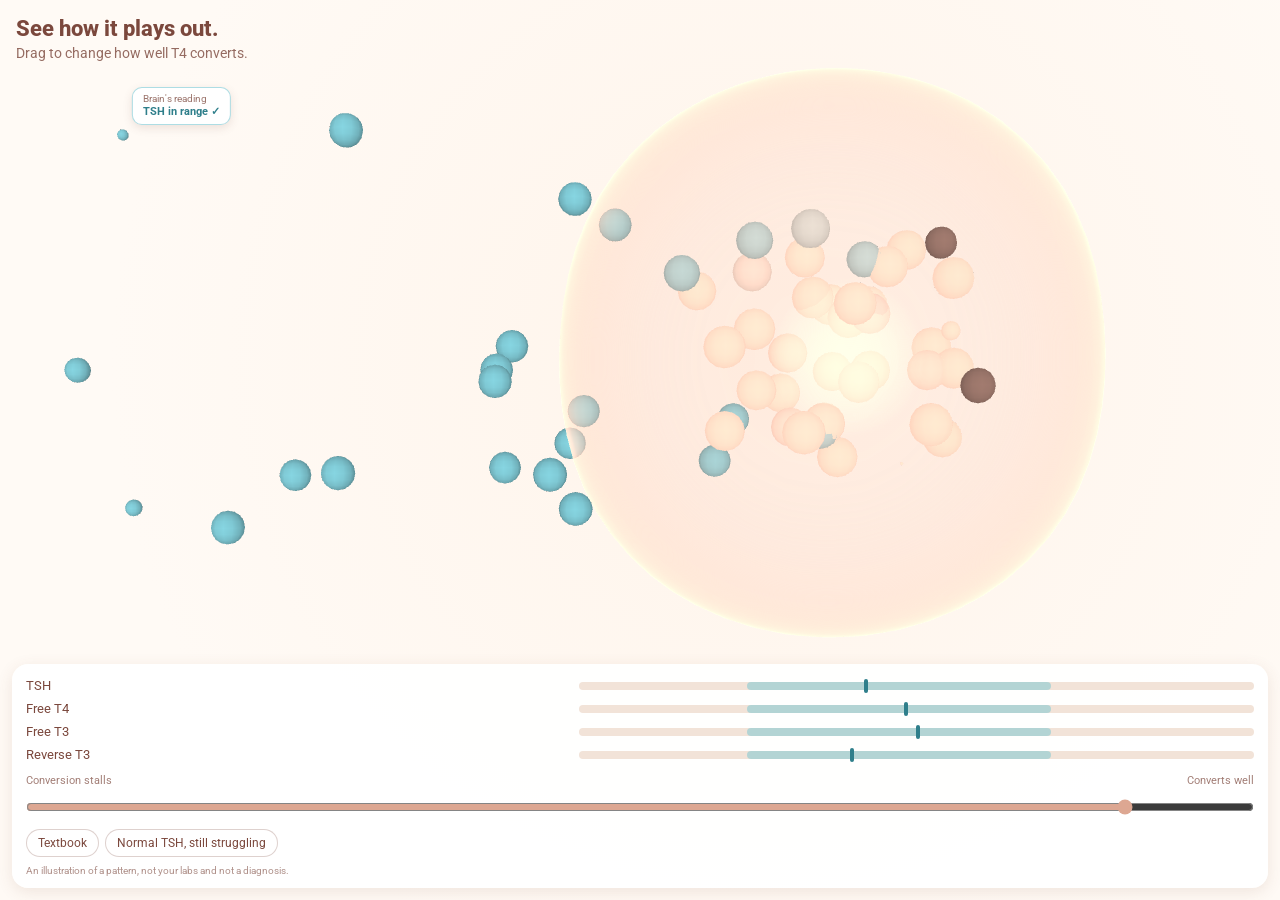
<file: index.html>
<!doctype html>
<html lang="en">
<head>
  <meta charset="UTF-8" />
  <meta name="viewport" content="width=device-width, initial-scale=1, viewport-fit=cover" />
  <meta name="robots" content="noindex,nofollow" />
  <title>Sandbox prototype</title>
  <link rel="preconnect" href="https://fonts.googleapis.com" />
  <link href="https://fonts.googleapis.com/css2?family=Roboto:wght@400;700&display=swap" rel="stylesheet" />
  <script type="module" crossorigin src="./assets/index-CS0z6fgt.js"></script>
  <link rel="stylesheet" crossorigin href="./assets/index-DeSCZd8v.css">
</head>
<body>
  <canvas id="scene" aria-hidden="true"></canvas>
  <div id="fallback-cell" aria-hidden="true"></div>
  <main>
    <header>
      <h1>See how it plays out.</h1>
      <p class="sub">Drag to change how well T4 converts.</p>
    </header>
    <div id="badge" role="note"><span>Brain's reading</span><b>TSH in range ✓</b></div>
    <ul id="symptoms" aria-label="Symptoms">
      <li>Exhausted by noon</li><li>Brain fog</li><li>Weight won't move</li>
      <li class="micro">Many patients describe these when conversion is low.</li>
    </ul>
    <section id="panel" aria-label="Lab pattern sandbox">
      <div class="row"><span>TSH</span><div class="band"><i></i><b data-band="tsh"></b></div></div>
      <div class="row"><span>Free T4</span><div class="band"><i></i><b data-band="ft4"></b></div></div>
      <div class="row"><span>Free T3</span><div class="band"><i></i><b data-band="ft3"></b></div></div>
      <div class="row"><span>Reverse T3</span><div class="band"><i></i><b data-band="rt3"></b></div></div>
      <label for="conversion" class="ends"><span>Conversion stalls</span><span>Converts well</span></label>
      <input id="conversion" type="range" min="0" max="100" value="90" aria-describedby="status" />
      <div class="presets">
        <button type="button" data-preset="0.92">Textbook</button>
        <button type="button" data-preset="0.15">Normal TSH, still struggling</button>
      </div>
      <p class="disclaimer">An illustration of a pattern, not your labs and not a diagnosis.</p>
      <p id="status" class="sr-only" aria-live="polite"></p>
    </section>
  </main>
  <pre id="hud" hidden></pre>
</body>
</html>
</file>
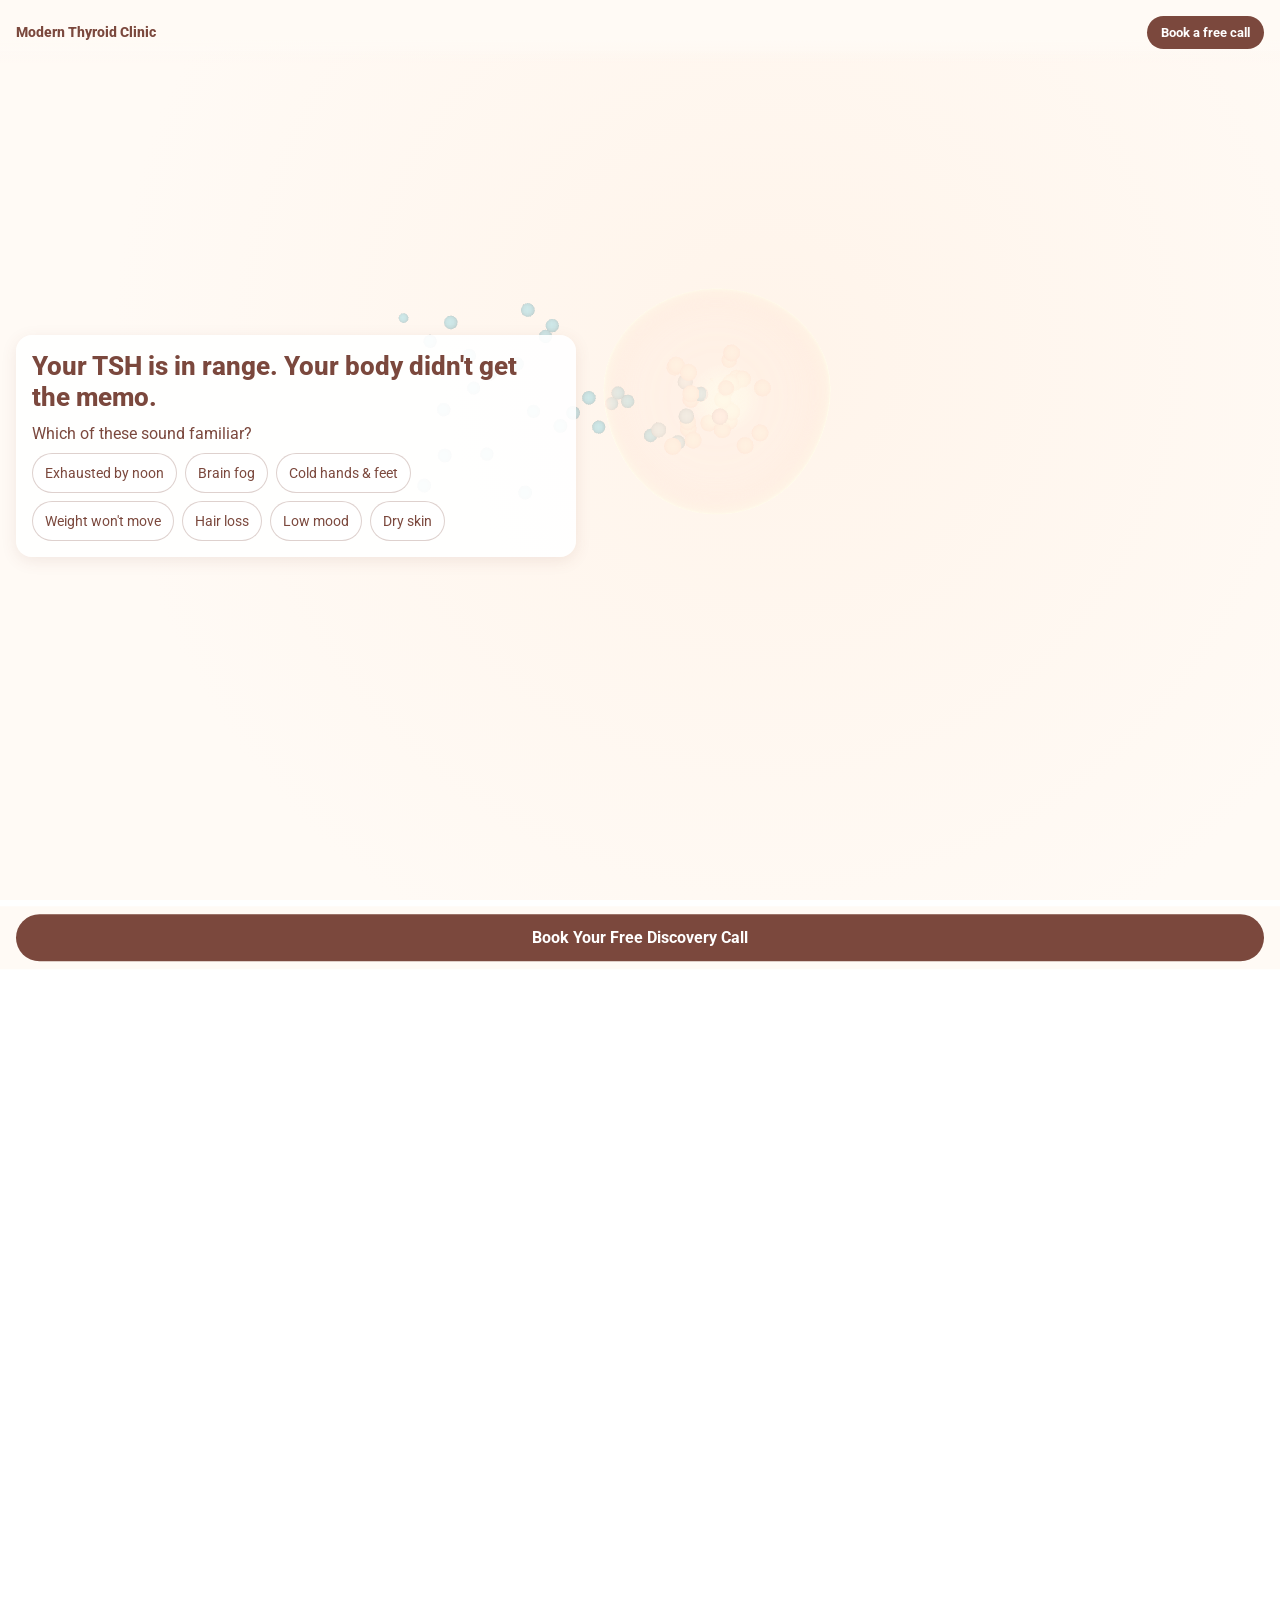
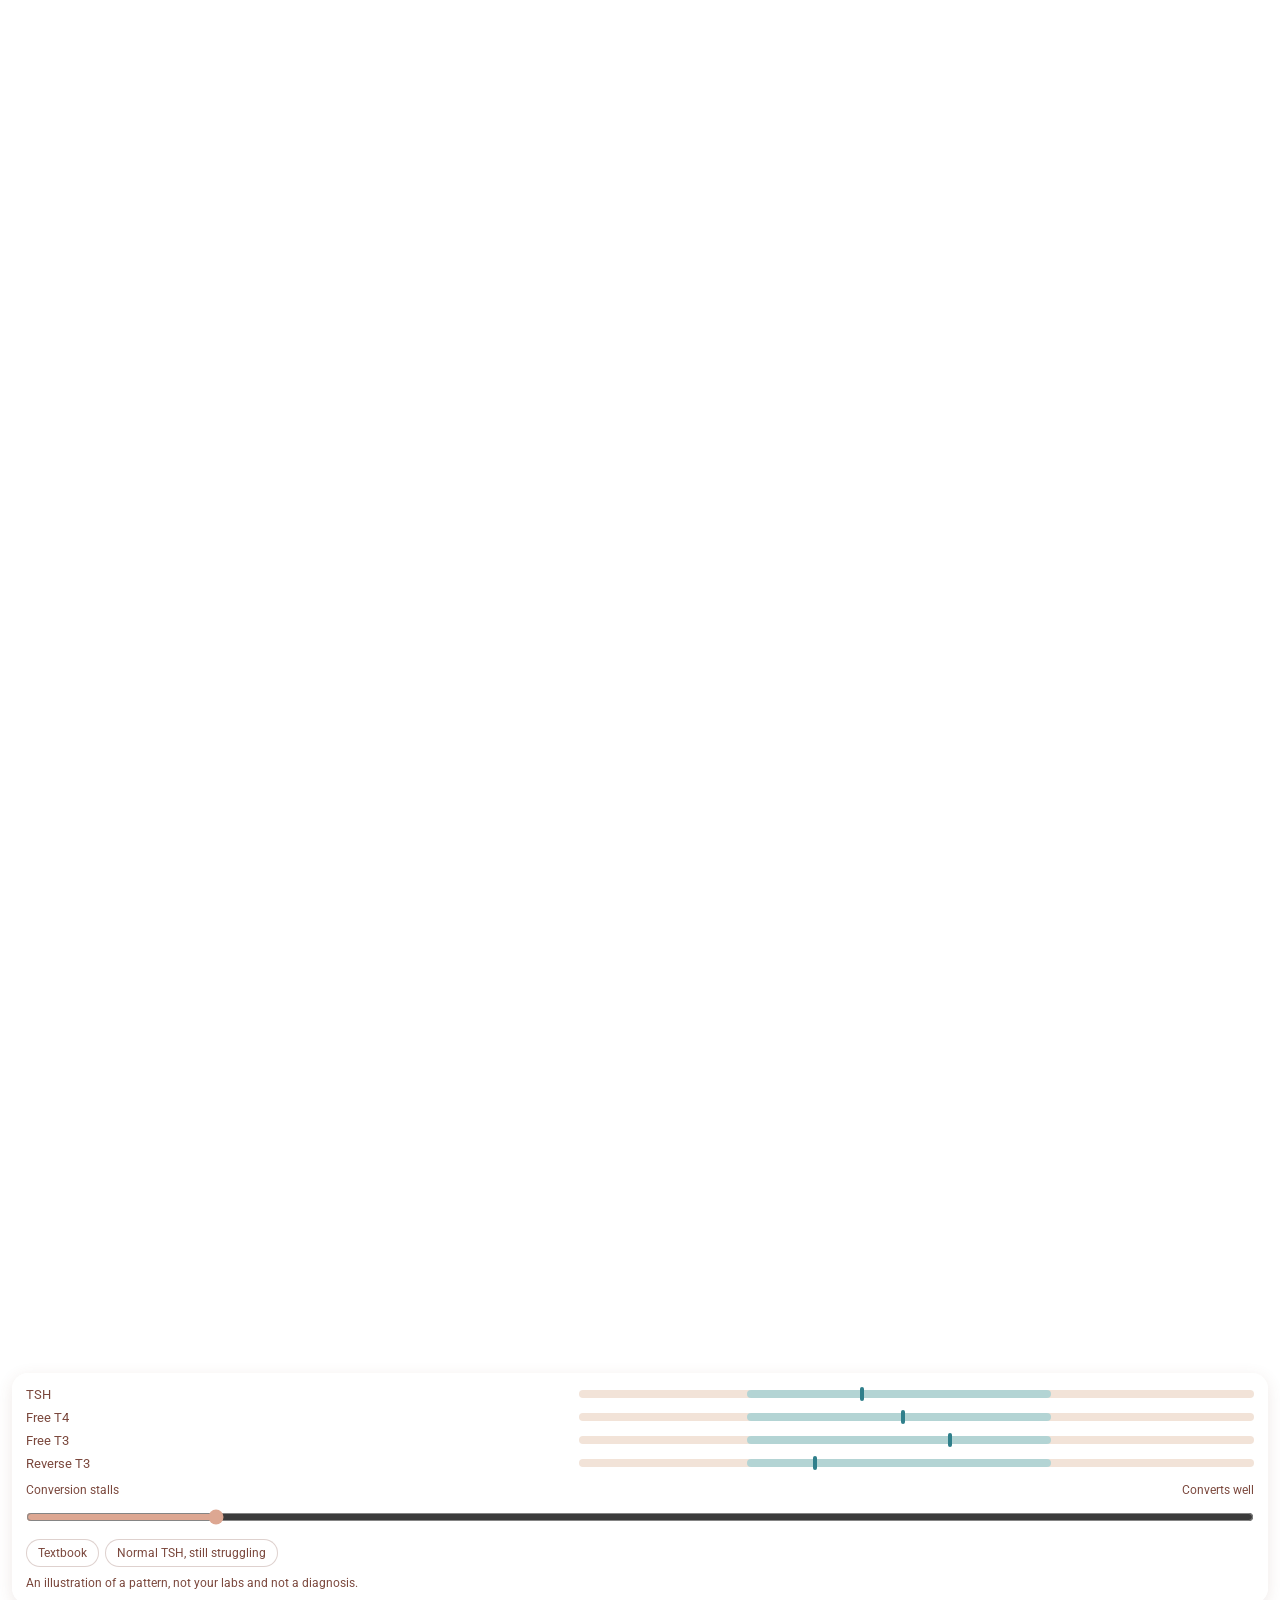
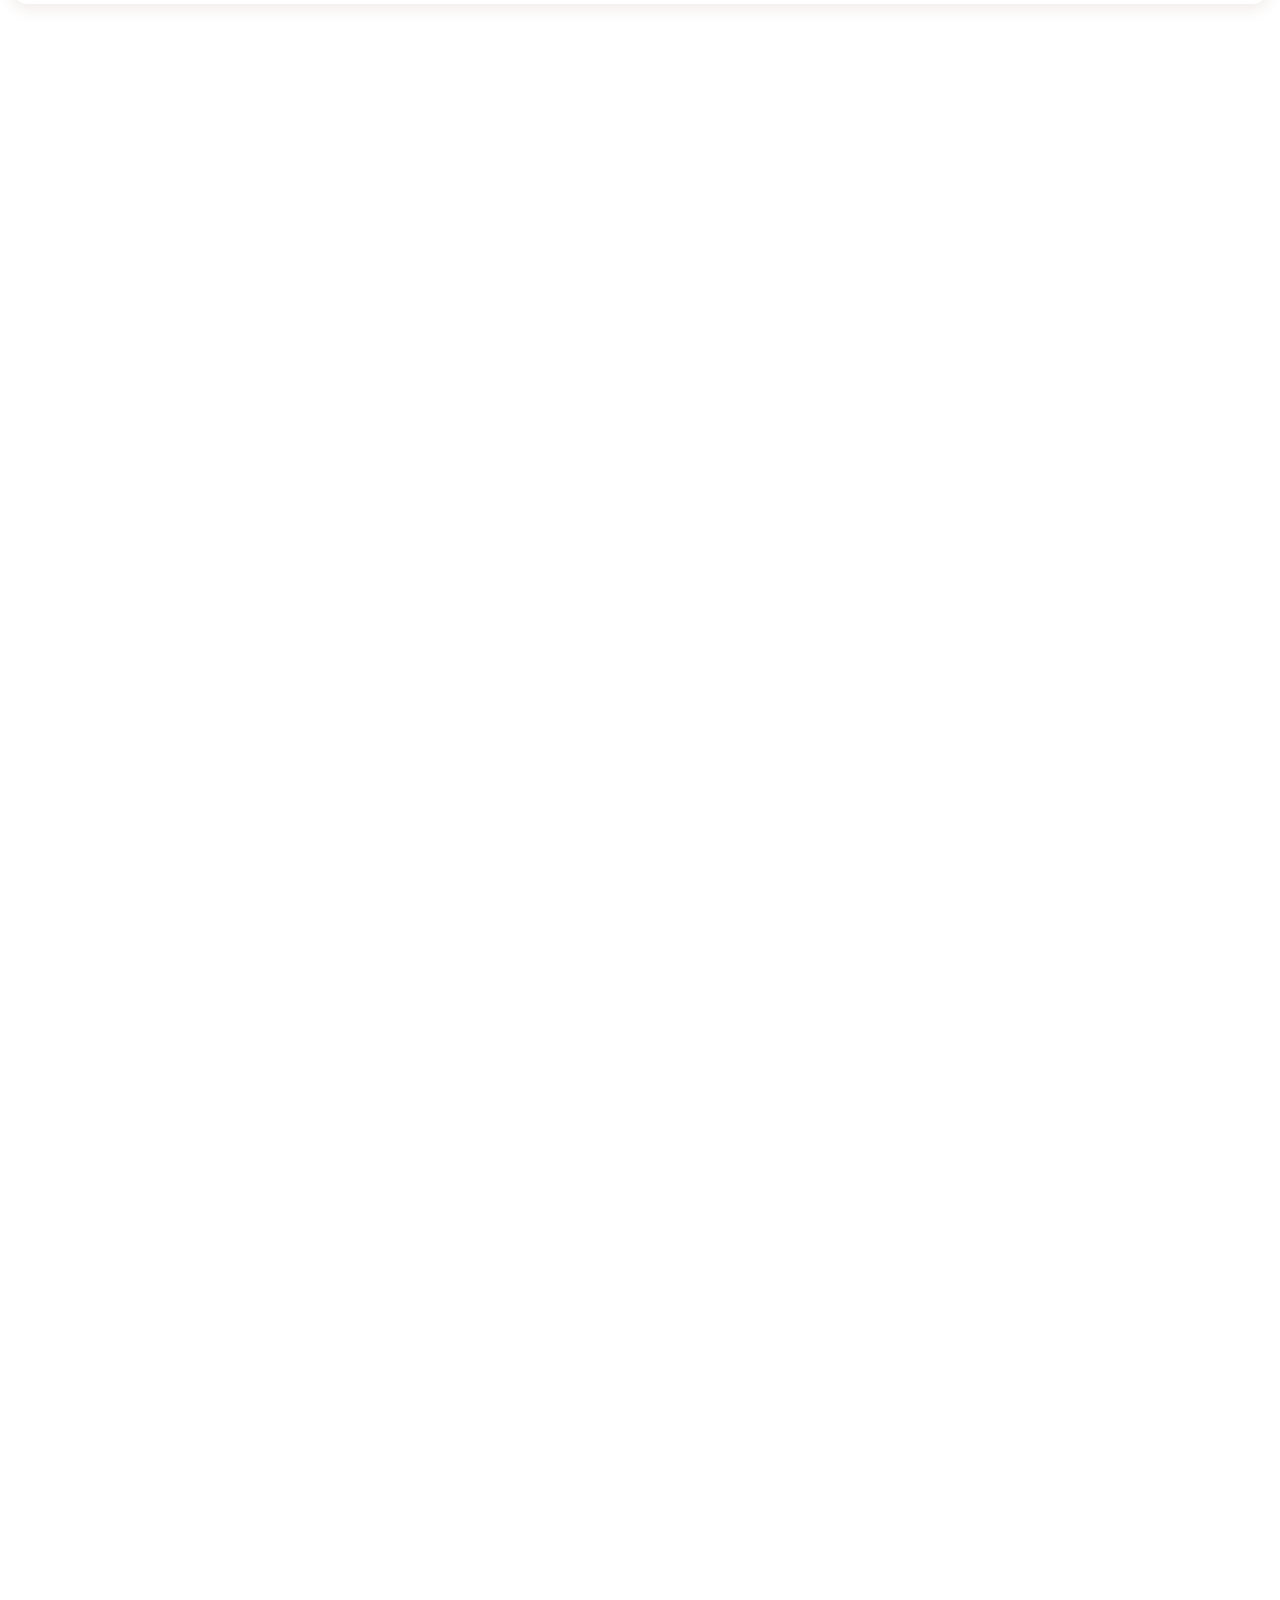
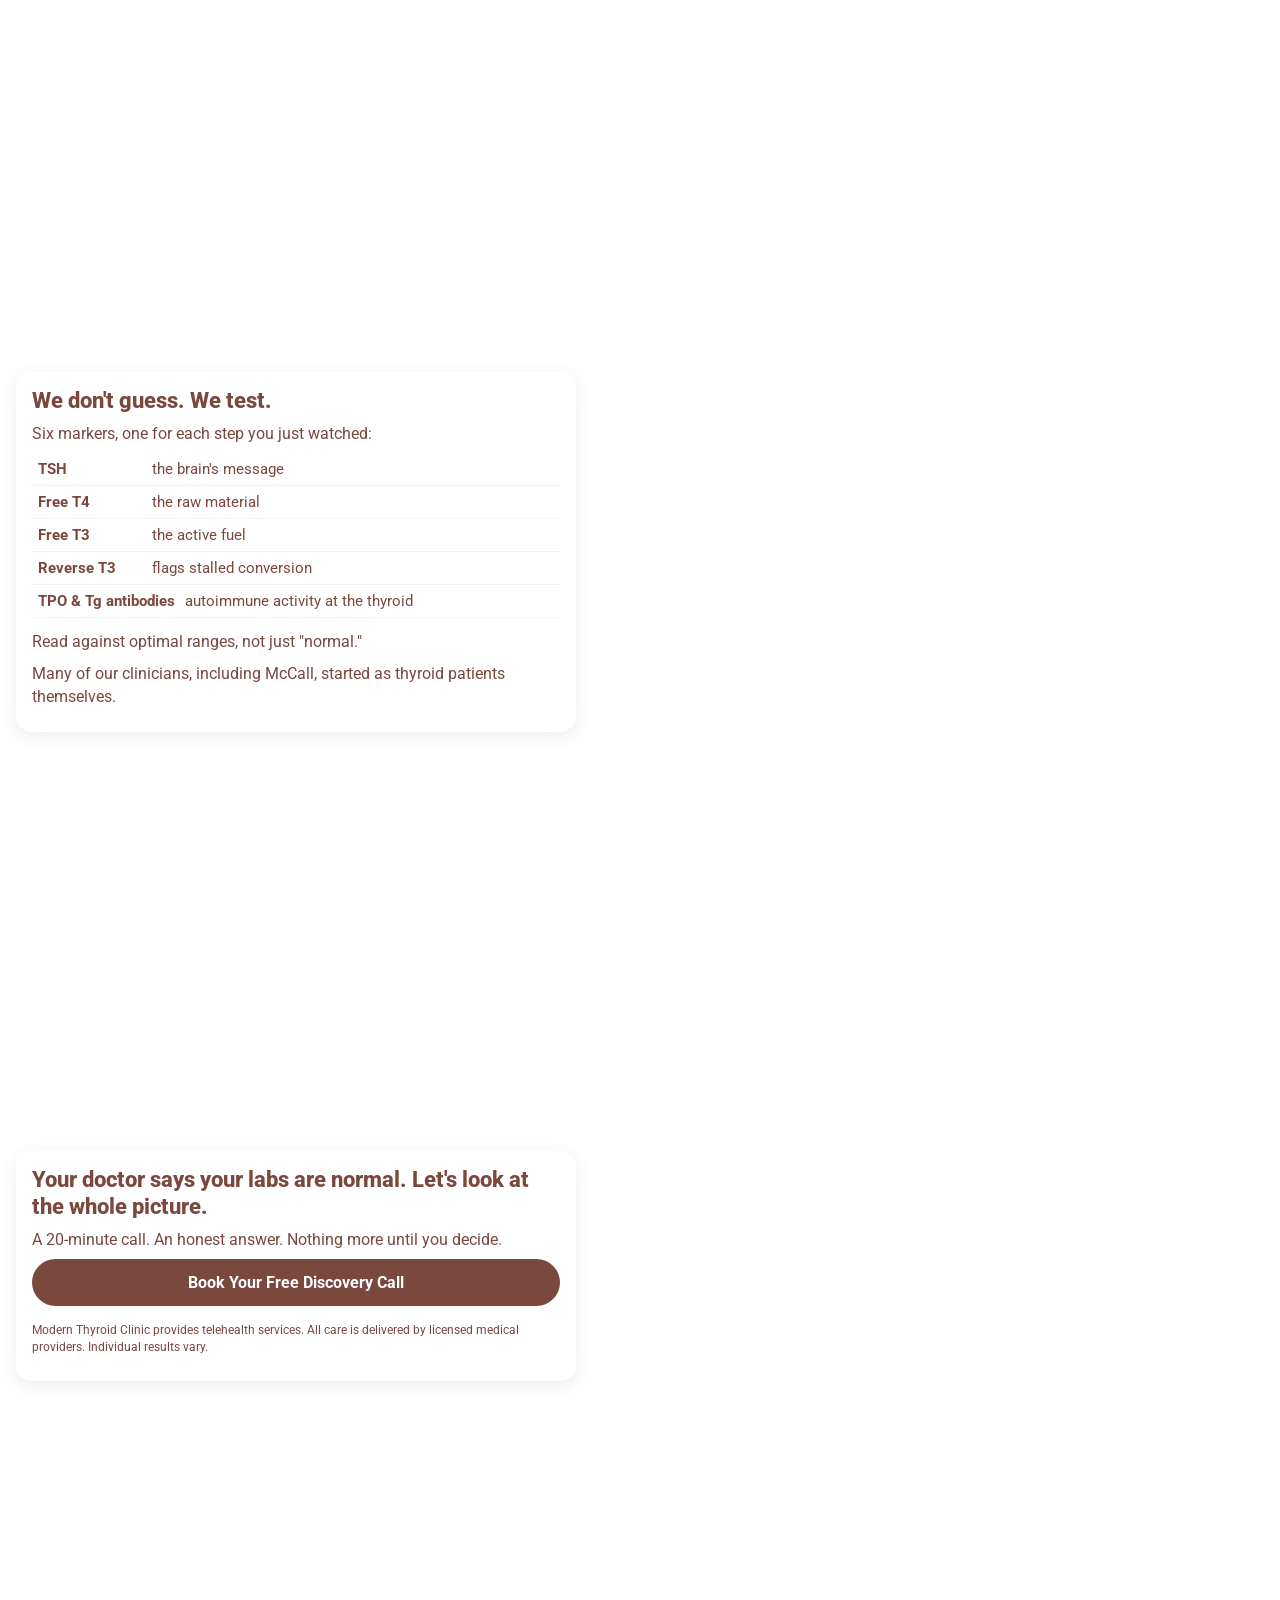
<file: full/index.html>
<!doctype html>
<html lang="en">
<head>
  <meta charset="UTF-8" />
  <meta name="viewport" content="width=device-width, initial-scale=1, viewport-fit=cover" />
  <meta name="robots" content="noindex,nofollow">
  <title data-copy="meta.title">Your TSH is in range. Your body didn't get the memo.</title>
  <noscript><style>#scene,#fallback-cell,#body-layer,#picks-float,#sticky-cta{display:none}.frame{min-height:0!important}#f2 .card,#f3 .card,#f4 .card,#f5 .card{opacity:1;max-height:none;position:static}.pin{height:auto;position:static}#panel{position:static}</style></noscript>
  <link rel="preconnect" href="https://fonts.googleapis.com" />
  <link href="https://fonts.googleapis.com/css2?family=Roboto:wght@400;700&display=swap" rel="stylesheet" />
  <script type="module" crossorigin src="./assets/index-26qr6Mc3.js"></script>
  <link rel="stylesheet" crossorigin href="./assets/index-Cd_1kMHd.css">
</head>
<body data-frame="1">
  <canvas id="scene" aria-hidden="true"></canvas>
  <div id="fallback-cell" aria-hidden="true"></div>
  <svg id="body-layer" aria-hidden="true" viewBox="0 0 200 300" preserveAspectRatio="xMidYMin meet">
    <path class="silhouette" d="M100 18 C 62 18, 50 48, 52 72 C 54 96, 70 108, 78 118 L 80 150 C 70 156, 46 162, 36 176 L 30 300 L 170 300 L 164 176 C 154 162, 130 156, 120 150 L 122 118 C 130 108, 146 96, 148 72 C 150 48, 138 18, 100 18 Z" />
    <circle class="pituitary-glow" cx="100" cy="72" r="13" />
    <circle class="pituitary" cx="100" cy="72" r="4.5" />
    <text class="label" x="112" y="68" data-copy="f2.labels.pituitary">pituitary</text>
    <path class="tsh-signal" d="M100 80 L100 152" />
    <text class="label strong" x="106" y="118" data-copy="f2.labels.tsh">TSH ↓</text>
    <path class="thyroid" d="M100 160 C 92 150, 80 150, 80 160 C 80 170, 92 172, 100 166 C 108 172, 120 170, 120 160 C 120 150, 108 150, 100 160 Z" />
    <text class="label" x="126" y="166" data-copy="f2.labels.thyroid">thyroid</text>
    <path class="blood" d="M20 205 C 70 195, 130 195, 180 215 L 180 245 C 130 225, 70 225, 20 235 Z" />
    <text class="label blood-label" x="24" y="258" data-copy="f3.labels.bloodstream">bloodstream</text>
    <g class="t4-flow">
      <circle cx="60" cy="214" r="5.5" /><circle cx="85" cy="210" r="5" /><circle cx="110" cy="213" r="5.5" /><circle cx="135" cy="218" r="5" /><circle cx="160" cy="224" r="5.5" />
    </g>
    <circle id="badge-anchor" cx="44" cy="186" r="1" fill="none" />
  </svg>
  <div id="badge" aria-hidden="true"><span data-copy="badge.label">Brain's reading</span><b data-copy="badge.value">TSH in range ✓</b></div>
  <ul id="picks-float" aria-hidden="true"></ul>

  <header class="topbar">
    <span class="brand" data-copy="brand">Modern Thyroid Clinic</span>
    <button type="button" class="cta-mini" data-cta="header" data-copy="header.cta">Book a free call</button>
  </header>

  <main>
    <section class="frame" id="f1">
      <div class="card">
        <h1 data-copy="f1.headline">Your TSH is in range. Your body didn't get the memo.</h1>
        <p id="f1-prompt" data-copy="f1.prompt">Which of these sound familiar?</p>
        <div id="symptom-chips" role="group" aria-labelledby="f1-prompt"></div>
      </div>
    </section>

    <section class="frame" id="f2">
      <div class="card">
        <h2 data-copy="f2.headline">Your brain keeps an eye on your thyroid.</h2>
        <p data-copy="f2.body.0">A small gland in your brain checks how much thyroid hormone is in your blood. Then it sends a message to your thyroid: make more, or ease off.</p>
        <p class="strong" data-copy="f2.body.1">That message is TSH.</p>
        <p class="sr-only" data-copy="f2.sr">Animation: a gland in the brain sends a dashed signal, labelled TSH, down to the thyroid in the neck.</p>
      </div>
    </section>

    <section class="frame" id="f3">
      <div class="card">
        <h2 data-copy="f3.headline">The thyroid answers by sending out T4.</h2>
        <p data-copy="f3.body.0">Mostly T4, about 80% of what it makes. When the brain sees enough in your blood, it eases off. A normal TSH means your brain is satisfied.</p>
        <p class="strong" data-copy="f3.body.1">But it doesn't show what happens next, inside your cells.</p>
        <p class="sr-only" data-copy="f3.sr">Animation: teal T4 orbs flow from the thyroid into the bloodstream. A badge reading TSH in range appears beside them.</p>
      </div>
    </section>

    <section class="frame" id="f4">
      <div class="card">
        <h2 data-copy="f4.headline">T4 is the raw material.</h2>
        <p data-copy="f4.body.0">Like crude oil. Your cells refine it into T3, the active hormone they actually use for energy, metabolism, mood and temperature.</p>
        <p class="sr-only" data-copy="f4.sr">Animation: the view moves into a single cell. Teal T4 orbs enter and turn warm blush as they become T3, and the cell glows.</p>
      </div>
    </section>

    <section class="frame" id="f5">
      <div class="card">
        <h2 data-copy="f5.headline">Sometimes that step stalls.</h2>
        <p data-copy="f5.body.0">More T4 becomes Reverse T3. It fits where T3 should go, but doesn't switch anything on.</p>
        <p class="strong" data-copy="f5.body.1">Your blood still looks fine to your brain. Your cells are a different story.</p>
        <p class="sr-only" data-copy="f5.sr">Animation: more orbs turn muted mauve and dock without lighting up. The cell dims. The TSH in range badge does not change.</p>
      </div>
    </section>

    <section class="frame frame-pin" id="f6">
      <div class="pin">
        <div class="sandbox-head">
          <h2 data-copy="f6.heading">See how it plays out.</h2>
          <p data-copy="f6.sub">Drag to change how well T4 converts.</p>
        </div>
        <section id="panel" aria-labelledby="f6-heading-sr">
          <span id="f6-heading-sr" class="sr-only" data-copy="f6.heading">See how it plays out.</span>
          <div class="row"><span data-copy="f6.markers.tsh">TSH</span><div class="band"><i></i><b data-band="tsh"></b></div></div>
          <div class="row"><span data-copy="f6.markers.ft4">Free T4</span><div class="band"><i></i><b data-band="ft4"></b></div></div>
          <div class="row"><span data-copy="f6.markers.ft3">Free T3</span><div class="band"><i></i><b data-band="ft3"></b></div></div>
          <div class="row"><span data-copy="f6.markers.rt3">Reverse T3</span><div class="band"><i></i><b data-band="rt3"></b></div></div>
          <label for="conversion" class="ends"><span data-copy="f6.ends.low">Conversion stalls</span><span data-copy="f6.ends.high">Converts well</span></label>
          <input id="conversion" type="range" min="0" max="100" value="15" aria-describedby="status" />
          <div class="presets">
            <button type="button" data-preset="0.92" data-copy="f6.presets.textbook">Textbook</button>
            <button type="button" data-preset="0.15" data-copy="f6.presets.stalled">Normal TSH, still struggling</button>
          </div>
          <p class="disclaimer" data-copy="f6.disclaimer">An illustration of a pattern, not your labs and not a diagnosis.</p>
          <p id="status" class="sr-only" aria-live="polite"></p>
        </section>
      </div>
    </section>

    <section class="frame" id="f7">
      <div class="card">
        <h2 data-copy="f7.headline">We don't guess. We test.</h2>
        <p data-copy="f7.intro">Six markers, one for each step you just watched:</p>
        <ul id="marker-list">
          <li data-marker="tsh"><b data-copy="f7.markers.0.name">TSH</b><span data-copy="f7.markers.0.role">the brain's message</span></li>
          <li><b data-copy="f7.markers.1.name">Free T4</b><span data-copy="f7.markers.1.role">the raw material</span></li>
          <li><b data-copy="f7.markers.2.name">Free T3</b><span data-copy="f7.markers.2.role">the active fuel</span></li>
          <li><b data-copy="f7.markers.3.name">Reverse T3</b><span data-copy="f7.markers.3.role">flags stalled conversion</span></li>
          <li><b data-copy="f7.markers.4.name">TPO &amp; Tg antibodies</b><span data-copy="f7.markers.4.role">autoimmune activity at the thyroid</span></li>
        </ul>
        <p data-copy="f7.body.0">Read against optimal ranges, not just "normal."</p>
        <p data-copy="f7.body.1">Many of our clinicians, including McCall, started as thyroid patients themselves.</p>
      </div>
    </section>

    <section class="frame" id="f8">
      <div class="card">
        <h2 id="cta-headline">Your doctor says your labs are normal. Let's look at the whole picture.</h2>
        <p data-copy="f8.sub">A 20-minute call. An honest answer. Nothing more until you decide.</p>
        <button type="button" class="cta-big" data-cta="final" data-copy="f8.button">Book Your Free Discovery Call</button>
        <p class="footer" data-copy="footer">Modern Thyroid Clinic provides telehealth services. All care is delivered by licensed medical providers. Individual results vary.</p>
      </div>
    </section>
  </main>

  <div id="sticky-cta"><button type="button" class="cta-big" data-cta="sticky" data-copy="sticky">Book Your Free Discovery Call</button></div>

  <dialog id="booking" aria-labelledby="booking-title">
    <h2 id="booking-title" data-copy="booking.title">Book your free discovery call</h2>
    <div class="calendar-slot" data-copy="booking.placeholder">[calendar goes here]</div>
    <p class="footer" data-copy="footer">Modern Thyroid Clinic provides telehealth services. All care is delivered by licensed medical providers. Individual results vary.</p>
    <button type="button" id="booking-close" class="cta-mini" data-copy="booking.close">Close</button>
  </dialog>

  <pre id="hud" hidden></pre>
</body>
</html>
</file>
<file: assets/index-DeSCZd8v.css>
:root{--teal:#77c6d2;--blush:#dda792;--cream:#fffaf5;--sand:#fff4ea;--mahog:#7b483d;--mauve:#9c7268;--off:#a8553f}*{box-sizing:border-box}html,body{height:100%;margin:0}body{overscroll-behavior:none;background:radial-gradient(circle at 60% 40%, var(--sand) 0%, var(--cream) 70%);color:var(--mahog);font-family:Roboto,sans-serif;overflow:hidden}#scene,#fallback-cell{width:100%;height:100%;position:fixed;inset:0}#fallback-cell,body.static #scene{display:none}body.static #fallback-cell{background:radial-gradient(circle at 62% 40%,#e9c3b3 0 22%,#0000 23%);background:radial-gradient(circle at 62% 40%, color-mix(in srgb, var(--blush) calc(var(--warmth,1) * 60%), #e4d9d5) 0 22%, transparent 23%);display:block}main{height:100%;padding:max(16px, env(safe-area-inset-top)) 16px 16px;pointer-events:none;position:relative}main>*{pointer-events:auto}h1{margin:0;font-family:Avenir,Avenir Next,Roboto,sans-serif;font-size:22px;font-weight:800}.sub{opacity:.8;margin:4px 0 0;font-size:14px}#badge{pointer-events:none;background:#fff;border:1px solid #77c6d299;border-radius:10px;padding:5px 10px;font-size:11px;line-height:1.25;position:fixed;top:0;left:0;transform:translate(-50%,-50%);box-shadow:0 3px 10px #7b483d24}#badge span{opacity:.75;font-size:9.5px;display:block}#badge b{color:#2f7f8b}#badge.pulse{animation:.9s ease-out halo}@keyframes halo{0%{box-shadow:0 0 #77c6d28c}to{box-shadow:0 0 0 22px #77c6d200}}#symptoms{opacity:0;pointer-events:none;flex-direction:column;align-items:flex-end;gap:6px;margin:0;padding:0;list-style:none;transition:opacity .35s;display:flex;position:fixed;top:34%;right:16px}#symptoms.on{opacity:1}#symptoms li{background:var(--blush);color:#fff;border-radius:20px;padding:4px 10px;font-size:12px}#symptoms li.micro{color:var(--mahog);opacity:.65;text-align:right;background:0 0;max-width:180px;padding:0;font-size:10px}#panel{left:12px;right:12px;bottom:max(12px, env(safe-area-inset-bottom));background:#ffffffed;border-radius:16px;padding:10px 14px 12px;position:fixed;box-shadow:0 4px 16px #7b483d1f}.row{justify-content:space-between;align-items:center;padding:4px 0;font-size:13px;display:flex}.band{background:#f2e3d8;border-radius:4px;width:55%;height:8px;position:relative}.band i{background:#77c6d280;border-radius:4px;width:45%;position:absolute;top:0;bottom:0;left:25%}.band b{background:#2f7f8b;border-radius:2px;width:4px;height:14px;margin-left:-2px;transition:background .2s;position:absolute;top:-3px}.band b.off{background:var(--off)}.ends{opacity:.7;justify-content:space-between;margin-top:8px;font-size:11px;display:flex}#conversion{touch-action:none;width:100%;height:36px;accent-color:var(--blush);margin:2px 0}.presets{flex-wrap:wrap;gap:6px;display:flex}.presets button{font:inherit;color:var(--mahog);background:#fff;border:1px solid #7b483d40;border-radius:20px;padding:6px 11px;font-size:12px}.presets button[aria-pressed=true]{background:var(--mahog);color:#fff}.disclaimer{opacity:.6;margin:8px 0 0;font-size:10px}.sr-only{clip:rect(0 0 0 0);width:1px;height:1px;position:absolute;overflow:hidden}#hud{color:#9f9;z-index:10;white-space:pre-wrap;background:#000000b8;border-radius:6px;max-width:60vw;margin:0;padding:6px 8px;font:11px/1.35 ui-monospace,monospace;position:fixed;top:8px;right:8px}
</file>
<file: full/assets/index-Cd_1kMHd.css>
:root{--teal:#77c6d2;--blush:#dda792;--cream:#fffaf5;--sand:#fff4ea;--mahog:#7b483d;--mauve:#9c7268;--off:#a8553f;--topbar:64px;--sticky:64px}*{box-sizing:border-box}html,body{margin:0}body{background:radial-gradient(circle at 60% 40%, var(--sand) 0%, var(--cream) 70%) fixed;color:var(--mahog);overscroll-behavior-y:none;font-family:Roboto,sans-serif}h1,h2{margin:0 0 8px;font-family:Avenir,Avenir Next,Roboto,sans-serif;font-weight:800;line-height:1.2}h1{font-size:26px}h2{font-size:22px}p{margin:0 0 8px;font-size:16px;line-height:1.45}.strong{font-weight:700}.sr-only{clip:rect(0 0 0 0);white-space:nowrap;width:1px;height:1px;position:absolute;overflow:hidden}#scene,#fallback-cell{pointer-events:none;width:100%;height:100%;transition:opacity .4s;position:fixed;inset:0}#fallback-cell,body.static #scene{display:none}body.static #fallback-cell{background:radial-gradient(circle at 60% 40%,#e9c3b3 0 22%,#0000 23%);background:radial-gradient(circle at 60% 40%, color-mix(in srgb, var(--blush) calc(var(--warmth,1) * 60%), #e4d9d5) 0 22%, transparent 23%);display:block}#body-layer{left:0;right:0;top:var(--topbar);pointer-events:none;opacity:0;width:100%;height:62svh;transition:opacity .5s;position:fixed}body[data-frame="2"] #body-layer,body[data-frame="3"] #body-layer{opacity:1}.silhouette{fill:#fbede4;stroke:#dda792;stroke-opacity:.5}.pituitary{fill:var(--mahog)}.pituitary-glow{fill:var(--mahog);opacity:.2;transform-box:fill-box;transform-origin:50%;animation:2s ease-in-out infinite pulse}.tsh-signal{stroke:var(--mahog);stroke-width:2px;stroke-dasharray:3 4;fill:none;animation:1.2s linear infinite dash}.thyroid{fill:var(--blush);opacity:.75}.label{fill:var(--mahog);font:7.5px Roboto,sans-serif}.label.strong{font-size:8px;font-weight:700}.blood{fill:#f6dccf;opacity:0;transition:opacity .5s}.blood-label{opacity:0;transition:opacity .5s}body[data-frame="3"] .blood-label{opacity:1}.t4-flow circle{fill:var(--teal);opacity:0;transition:opacity .5s}body[data-frame="3"] .blood{opacity:.6}body[data-frame="3"] .t4-flow circle{opacity:1;animation:3s ease-in-out infinite alternate drift}@keyframes dash{to{stroke-dashoffset:-14px}}@keyframes pulse{50%{opacity:.05;transform:scale(1.4)}}@keyframes drift{0%{transform:translate(-12px)}to{transform:translate(12px)}}#badge{z-index:3;pointer-events:none;opacity:0;background:#fff;border:1px solid #77c6d299;border-radius:10px;padding:5px 10px;font-size:11px;line-height:1.25;transition:opacity .35s;position:fixed;top:0;left:0;transform:translate(-50%,-50%);box-shadow:0 3px 10px #7b483d24}#badge.on{opacity:1}#badge span{font-size:9.5px;display:block}#badge b{color:#2f7f8b}#badge.pulse{animation:.9s ease-out halo}@keyframes halo{0%{box-shadow:0 0 #77c6d28c}to{box-shadow:0 0 0 22px #77c6d200}}#picks-float{right:16px;top:calc(var(--topbar) + 26%);z-index:3;opacity:0;pointer-events:none;flex-direction:column;align-items:flex-end;gap:6px;margin:0;padding:0;list-style:none;transition:opacity .35s;display:flex;position:fixed}#picks-float.on{opacity:1}#picks-float li{background:var(--blush);color:#3b1f19;border-radius:20px;padding:4px 10px;font-size:12px}#picks-float li.micro{color:var(--mahog);text-align:right;background:0 0;max-width:180px;padding:0;font-size:12px}.topbar{z-index:5;height:calc(var(--topbar) + env(safe-area-inset-top));padding:env(safe-area-inset-top) 16px 0;background:linear-gradient(var(--cream) 60%, #fffaf500);justify-content:space-between;align-items:center;display:flex;position:fixed;top:0;left:0;right:0}.brand{font-family:Avenir,Avenir Next,Roboto,sans-serif;font-size:14px;font-weight:800}.cta-mini{color:#fff;background:var(--mahog);border:0;border-radius:20px;padding:9px 14px;font:700 13px Roboto,sans-serif}.cta-big{color:#fff;background:var(--mahog);border:0;border-radius:28px;width:100%;padding:14px;font:700 16px Roboto,sans-serif;display:block}#sticky-cta{z-index:4;padding:8px 16px calc(8px + env(safe-area-inset-bottom));background:#fffaf5f2;transition:transform .3s;position:fixed;bottom:0;left:0;right:0;transform:translateY(110%)}#sticky-cta.on{transform:none}main{z-index:2;position:relative}.frame{min-height:100svh;padding:calc(var(--topbar) + 16px) 16px calc(var(--sticky) + 24px);flex-direction:column;justify-content:flex-end;display:flex}#f1,#f8{justify-content:center}.card{background:#ffffffe6;border-radius:16px;max-width:560px;padding:16px;box-shadow:0 4px 16px #7b483d1a}#symptom-chips{flex-wrap:wrap;gap:8px;margin-top:8px;display:flex}.chip{min-height:40px;color:var(--mahog);background:#fff;border:1px solid #7b483d40;border-radius:20px;padding:8px 12px;font:14px Roboto,sans-serif}.chip[aria-pressed=true]{background:var(--blush);border-color:var(--blush);color:#3b1f19}.frame-pin{min-height:260svh;padding:0;display:block}.pin{height:100svh;padding:calc(var(--topbar) + 4px) 16px 0;position:sticky;top:0}.sandbox-head p{font-size:14px}.sandbox-head{transition:opacity .3s}body:not([data-frame="6"]) .sandbox-head{opacity:0}#panel{left:12px;right:12px;bottom:calc(var(--sticky) + 12px + env(safe-area-inset-bottom));background:#ffffffed;border-radius:16px;padding:10px 14px 12px;position:absolute;box-shadow:0 4px 16px #7b483d1f}.row{justify-content:space-between;align-items:center;padding:4px 0;font-size:13px;display:flex}.band{background:#f2e3d8;border-radius:4px;width:55%;height:8px;position:relative}.band i{background:#77c6d280;border-radius:4px;width:45%;position:absolute;top:0;bottom:0;left:25%}.band b{background:#2f7f8b;border-radius:2px;width:4px;height:14px;margin-left:-2px;transition:background .2s;position:absolute;top:-3px}.band b.off{background:var(--off)}.ends{justify-content:space-between;margin-top:8px;font-size:12px;display:flex}#conversion{touch-action:none;width:100%;height:36px;accent-color:var(--blush);margin:2px 0}.presets{flex-wrap:wrap;gap:6px;display:flex}.presets button{color:var(--mahog);background:#fff;border:1px solid #7b483d40;border-radius:20px;padding:6px 11px;font:12px Roboto,sans-serif}.presets button[aria-pressed=true]{background:var(--mahog);color:#fff}.disclaimer{margin:8px 0 0;font-size:12px}#marker-list{margin:8px 0 12px;padding:0;list-style:none}#marker-list li{border-bottom:1px solid #7b483d14;gap:10px;padding:7px 6px;font-size:15px;transition:background .4s;display:flex}#marker-list b{min-width:104px}#marker-list li.from-badge{background:#77c6d22e;border-radius:8px}.footer{margin-top:16px;font-size:12px}dialog#booking{width:min(92vw,480px);color:var(--mahog);border:0;border-radius:16px;padding:20px}dialog#booking::backdrop{background:#7b483d59}.calendar-slot{text-align:center;border:2px dashed #7b483d4d;border-radius:12px;margin:12px 0;padding:48px 16px}#hud{color:#9f9;z-index:10;white-space:pre-wrap;background:#000000b8;border-radius:6px;max-width:60vw;margin:0;padding:6px 8px;font:11px/1.35 ui-monospace,monospace;position:fixed;top:8px;right:8px}@media (prefers-reduced-motion:reduce){.tsh-signal,.pituitary-glow,.t4-flow circle,body[data-frame="3"] .t4-flow circle,#badge.pulse{animation:none}}#f2,#f3,#f4,#f5{min-height:130svh}#f2 .card,#f3 .card,#f4 .card,#f5 .card{opacity:0;pointer-events:none;max-height:calc(min(310px,42svh) - 28px);margin:0 auto;transition:opacity .3s;position:fixed;bottom:16px;left:16px;right:16px;overflow:auto}body[data-frame="2"] #f2 .card,body[data-frame="3"] #f3 .card,body[data-frame="4"] #f4 .card,body[data-frame="5"] #f5 .card{opacity:1}#picks-float{flex-direction:column-reverse;max-height:calc(100svh - min(310px,42svh) - 136px);top:auto;bottom:calc(min(310px,42svh) + 8px);overflow:hidden}@media (height<=700px){#f2 .card,#f3 .card,#f4 .card,#f5 .card{padding:12px 14px;font-size:14px}#f2 .card h2,#f3 .card h2,#f4 .card h2,#f5 .card h2{font-size:18px}}body[data-frame="6"] #picks-float{max-height:calc(100svh - 414px);bottom:342px}@media (height<=700px){#picks-float{gap:3px}#picks-float li{padding:2px 8px;font-size:11px}#picks-float li.micro{padding:0;font-size:11px}body[data-frame="6"] #picks-float{max-height:calc(100svh - 472px)}}
</file>
